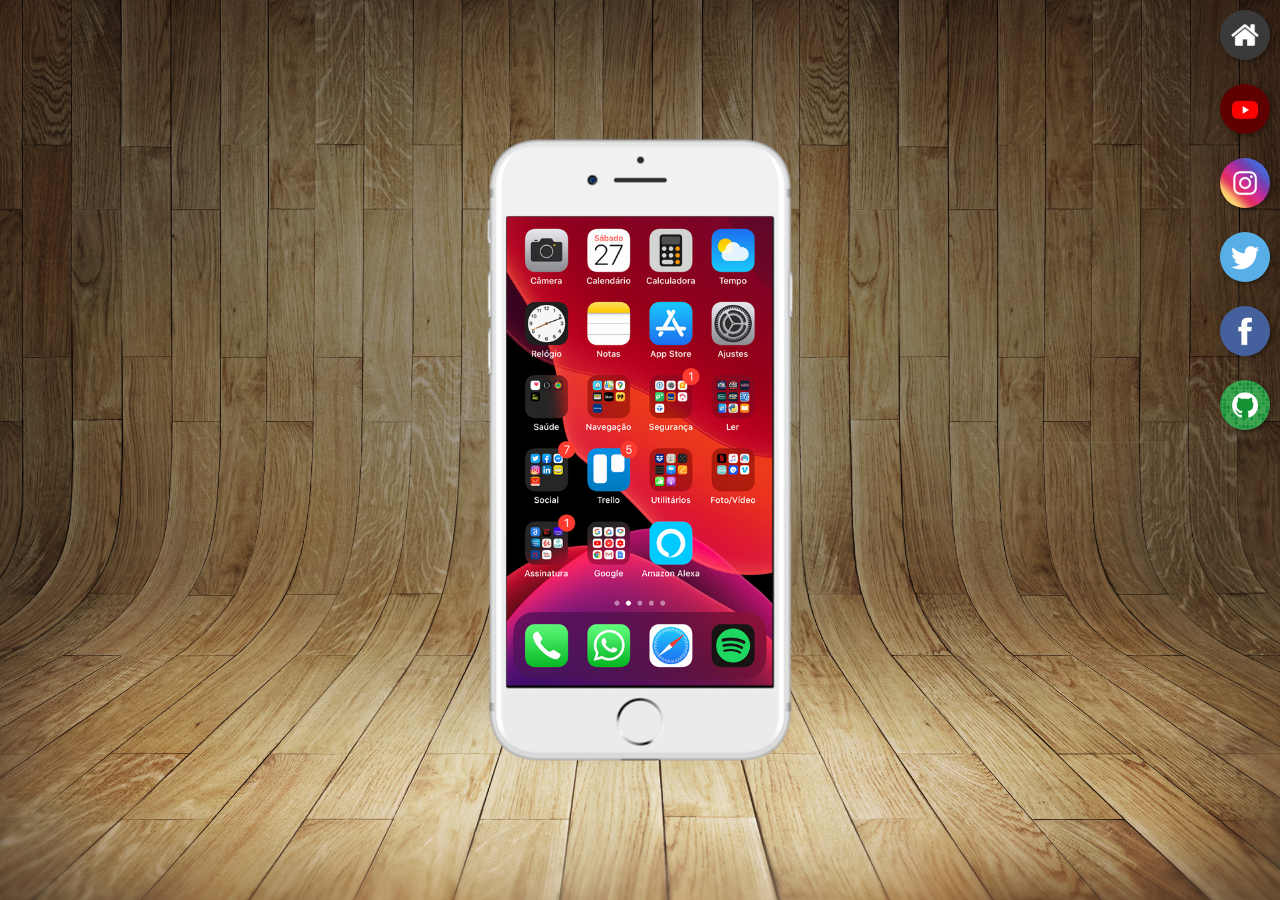
<file: index.html>
<!DOCTYPE html>
<html lang="pt-br">
<head>
    <meta charset="UTF-8">
    <meta http-equiv="X-UA-Compatible" content="IE=edge">
    <meta name="viewport" content="width=device-width, initial-scale=1.0">
    <link rel="shortcut icon" href="favicon.ico" type="image/x-icon">
    <link rel="stylesheet" href="estilos/style.css">

    <title>Projeto Redes sociais</title>
</head>
<body>
  <main>
    <section id="telefone">
        <iframe src="home.html" name="tela" id="tela" frameborder="0"></iframe>
    </section>
    <section id="redes-sociais">
        <a href="home.html" target="tela"><img src="imagens/logo-home.jpg" alt="home"> </a><br>
        <a href="youtube.html" target="tela"><img src="imagens/logo-youtube.jpg" alt="youtube"></a><br>
        <a href="#" target="tela"><img src="imagens/logo-instagram.jpg" alt="instagram"></a><br>
        <a href="#" target="tela"><img src="imagens/logo-twitter.jpg" alt="twitter"></a><br>
        <a href="#" target="tela"><img src="imagens/logo-facebook.jpg" alt="facebook"></a><br>
        <a href="github.html" target="tela"><img src="imagens/logo-github.jpg" alt="github"></a>
    </section>
  </main>
</body>
</html>
</file>
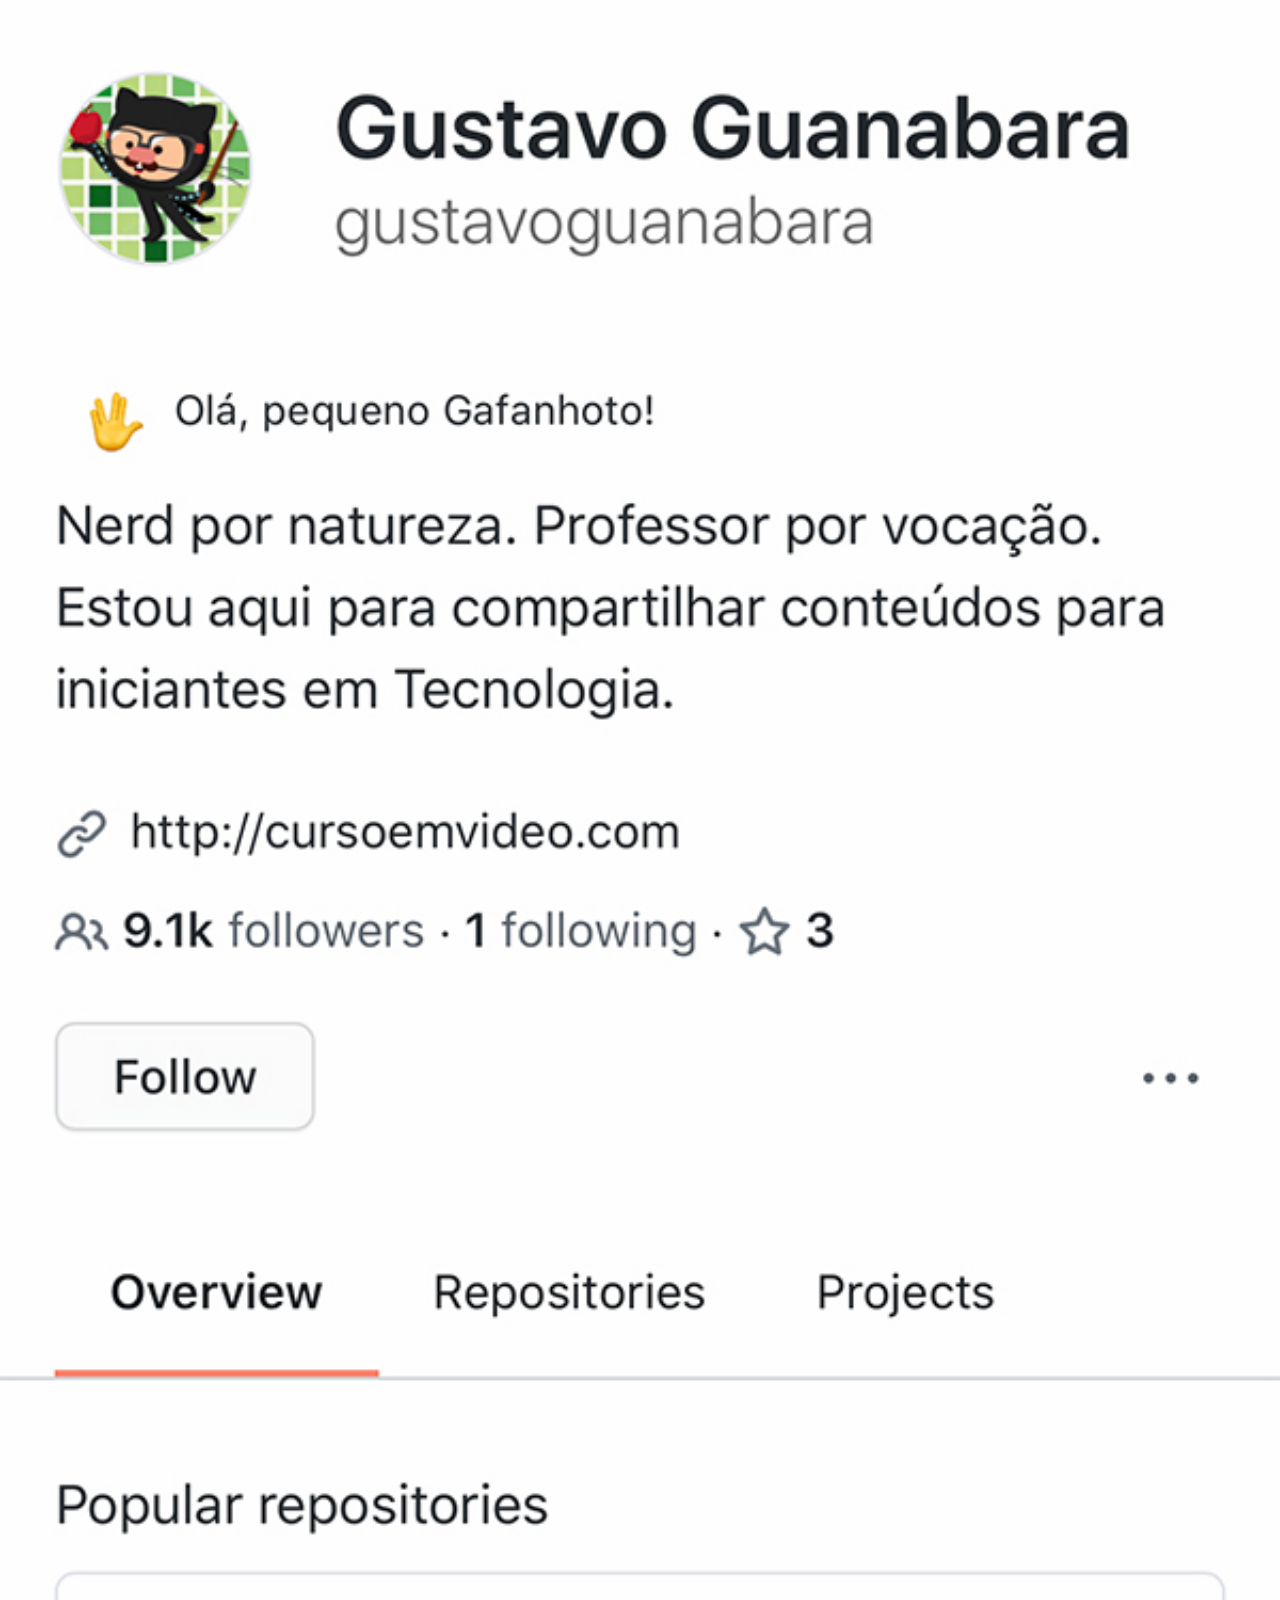
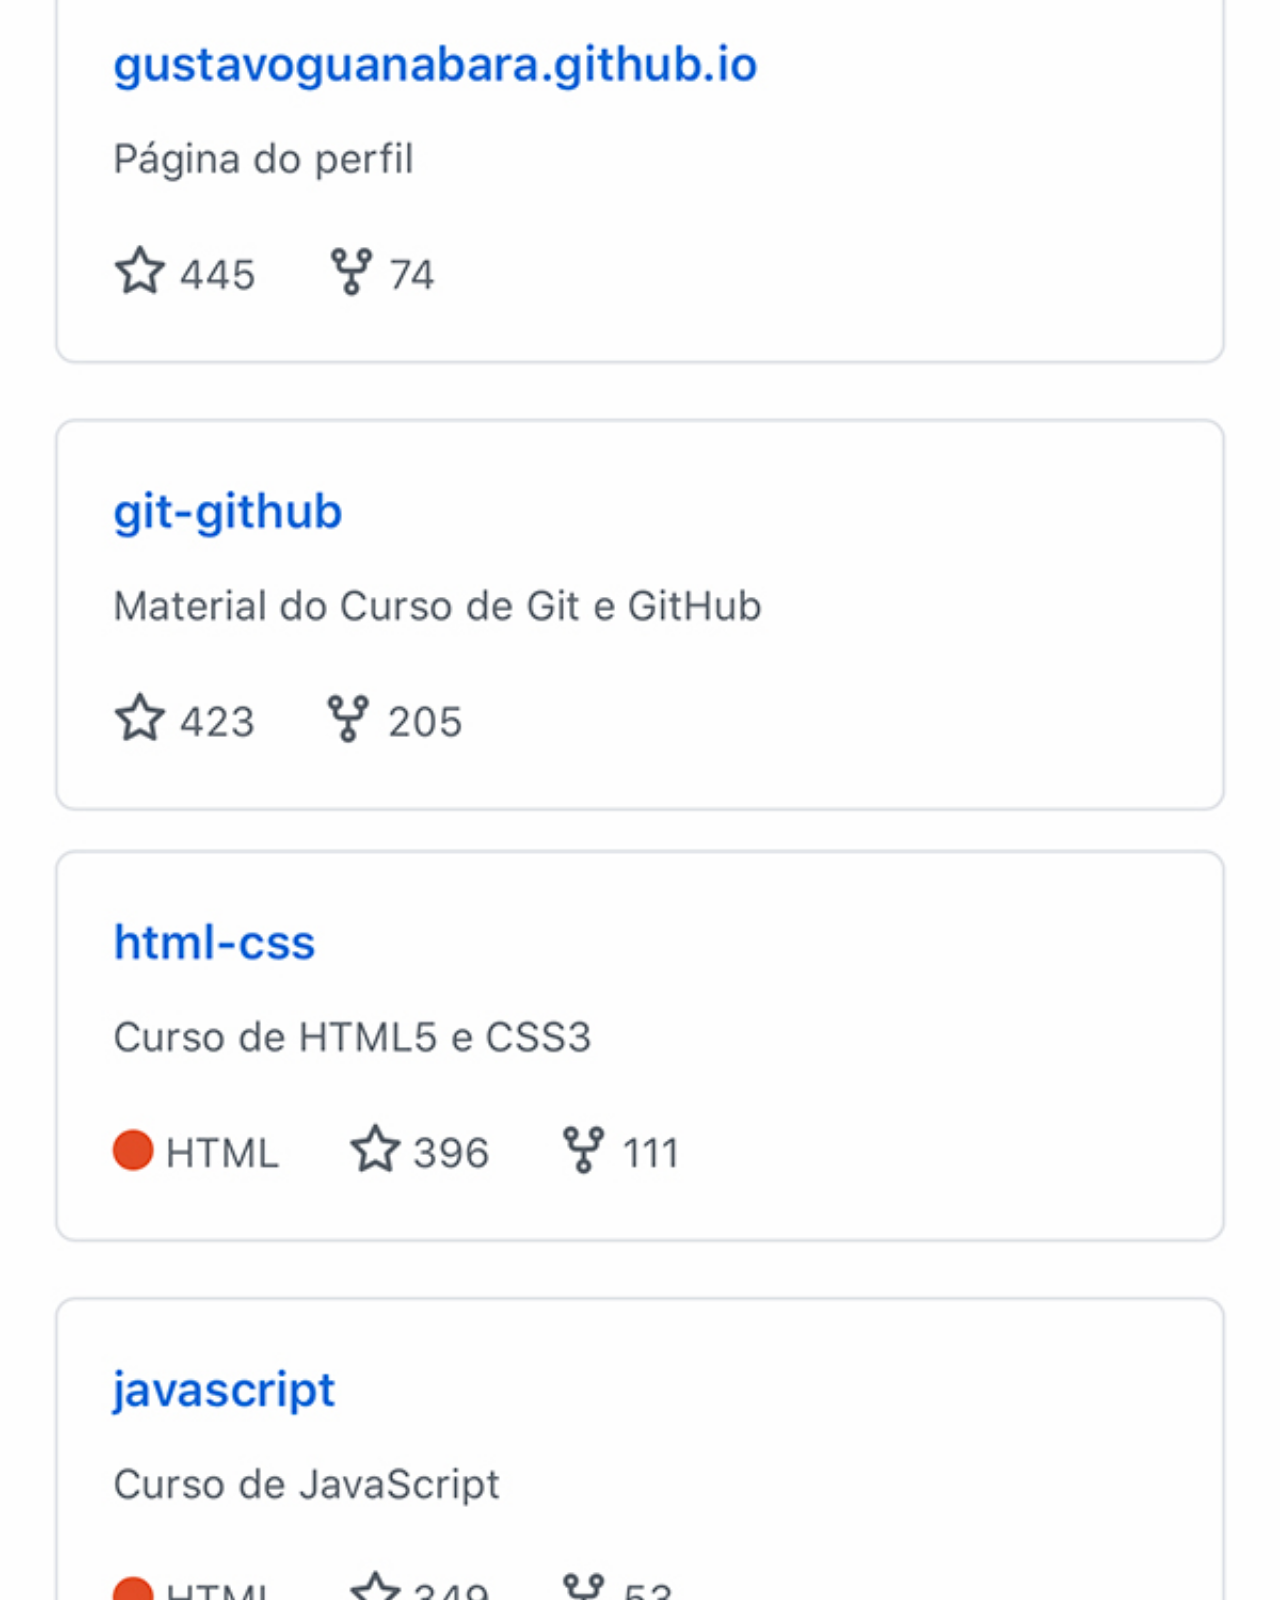
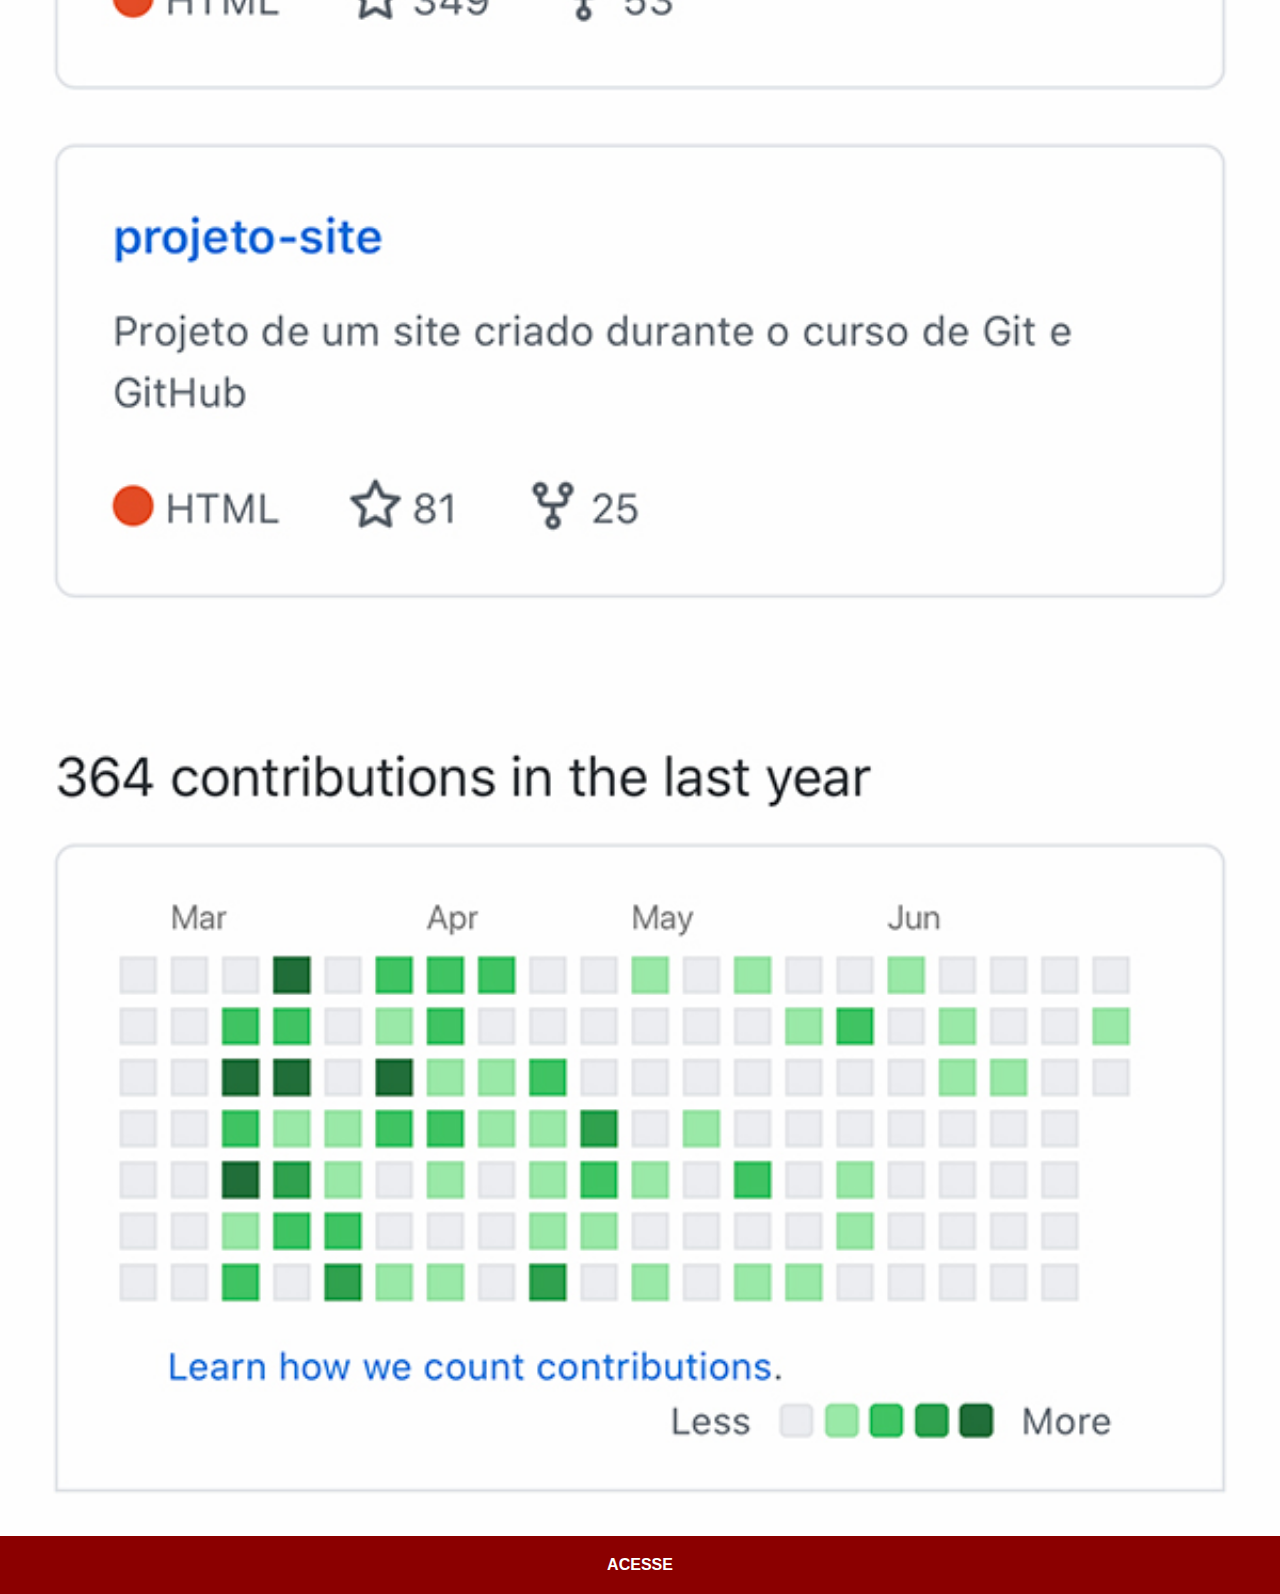
<file: github.html>
<!DOCTYPE html>
<html lang="pt-br">
<head>
    <meta charset="UTF-8">
    <meta http-equiv="X-UA-Compatible" content="IE=edge">
    <meta name="viewport" content="width=device-width, initial-scale=1.0">
    <title>Github</title>
    <link rel="stylesheet" href="estilos/social.css">
</head>
<body>
    <img src="imagens/tela-github.jpg" alt="">
    <a href="https://github.com/MAUROGMOREIRA" target="_blank">ACESSE</a>  
</body>
</html>
</file>
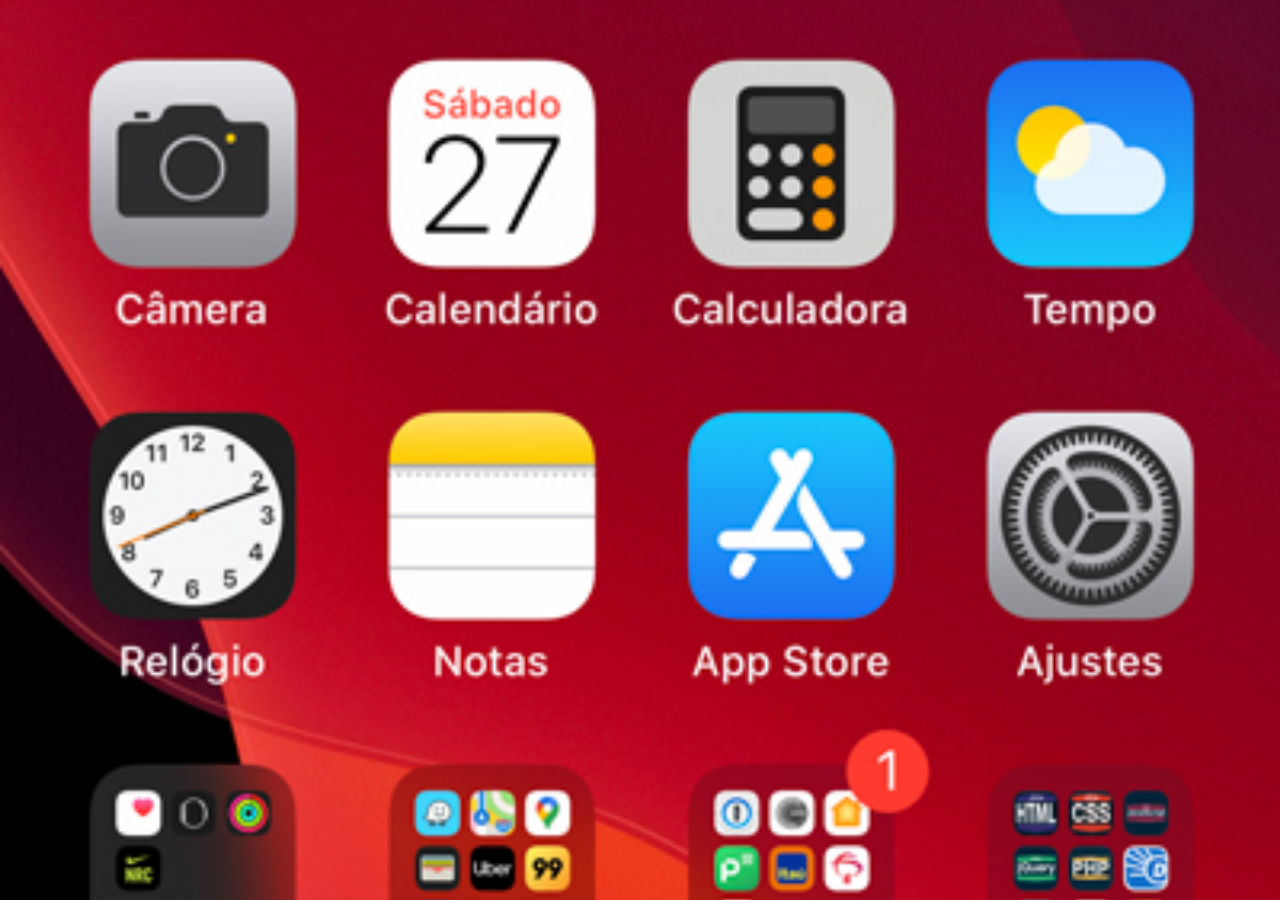
<file: home.html>
<!DOCTYPE html>
<html lang="pt-br">
<head>
    <meta charset="UTF-8">
    <meta http-equiv="X-UA-Compatible" content="IE=edge">
    <meta name="viewport" content="width=device-width, initial-scale=1.0">
    <title>home</title>
    <style>
        *{
            margin: 0px;
            padding: 0px;
        }
        body{
            width: 100vw;
            height: 10vh;
            background: black url('imagens/tela-home.jpg') no-repeat top center;
            background-size: cover;
        }
    </style>
</head>
<body>
    
</body>
</html>
</file>
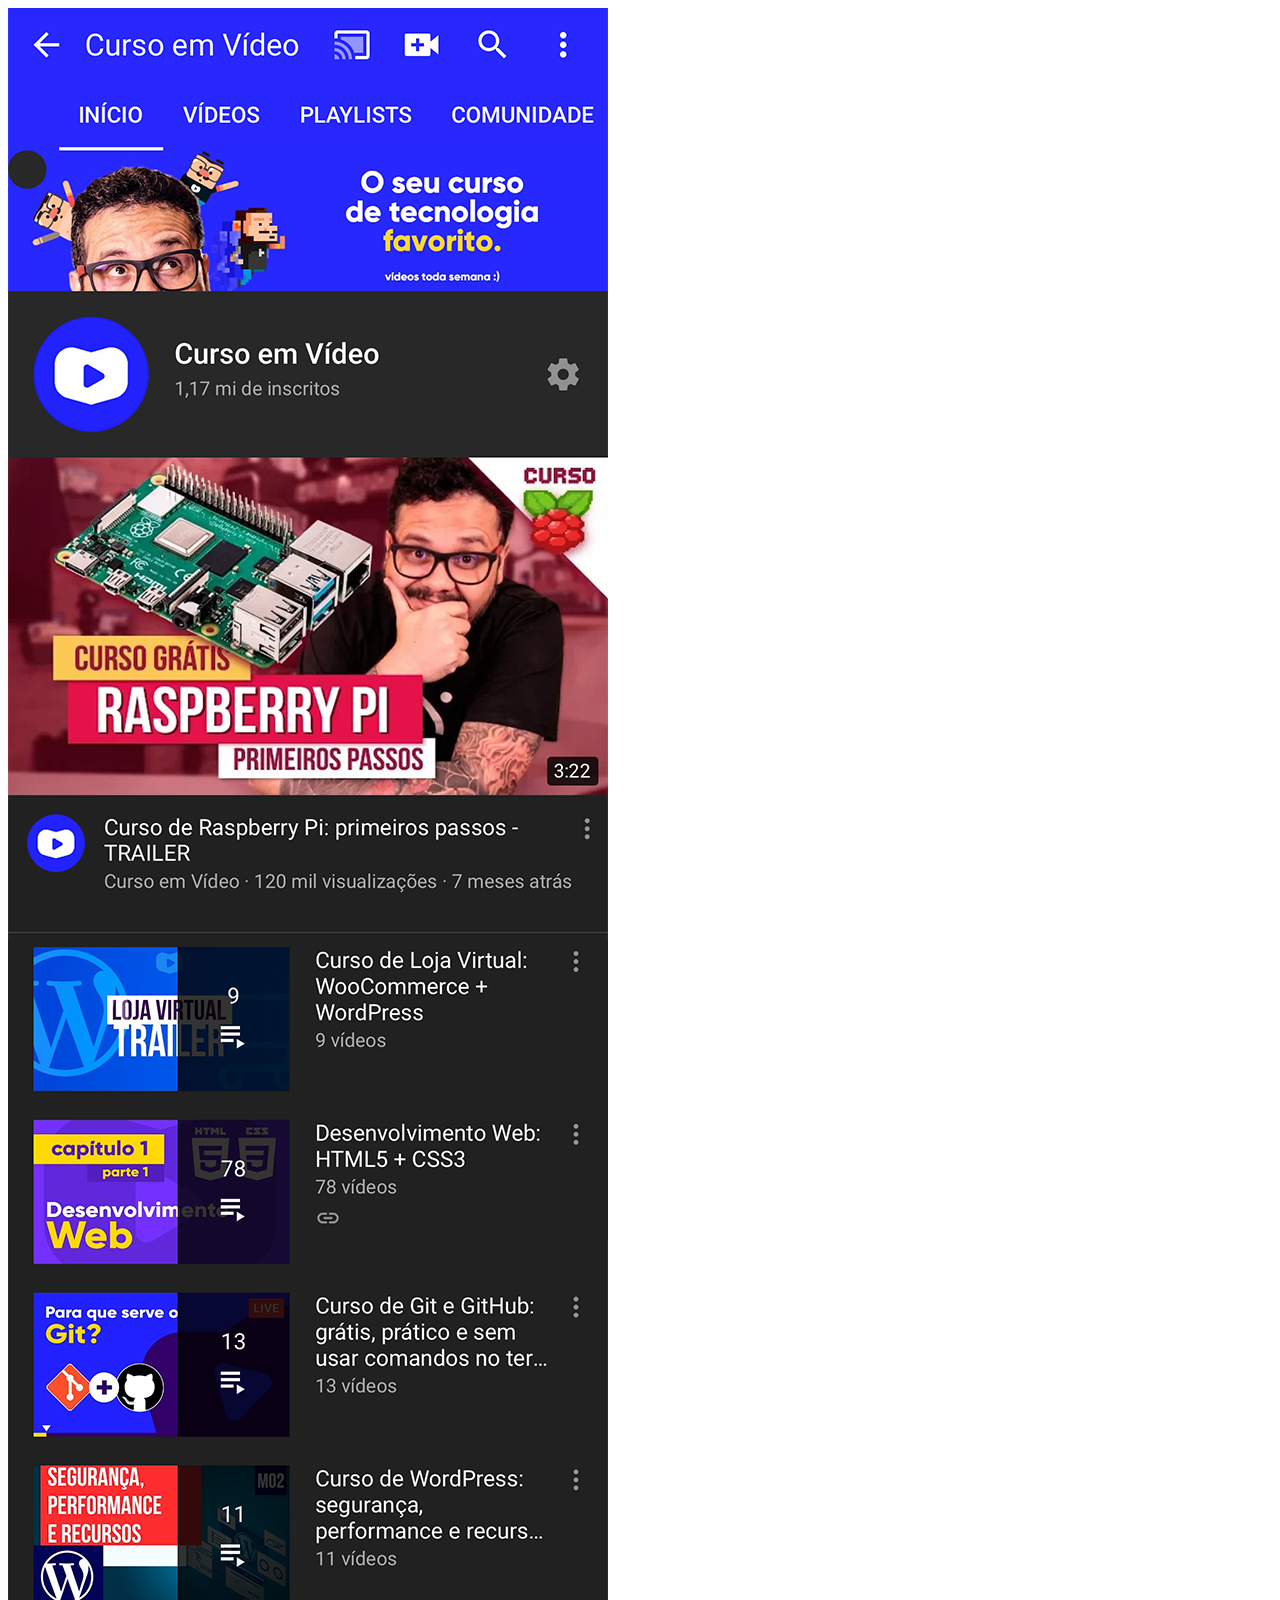
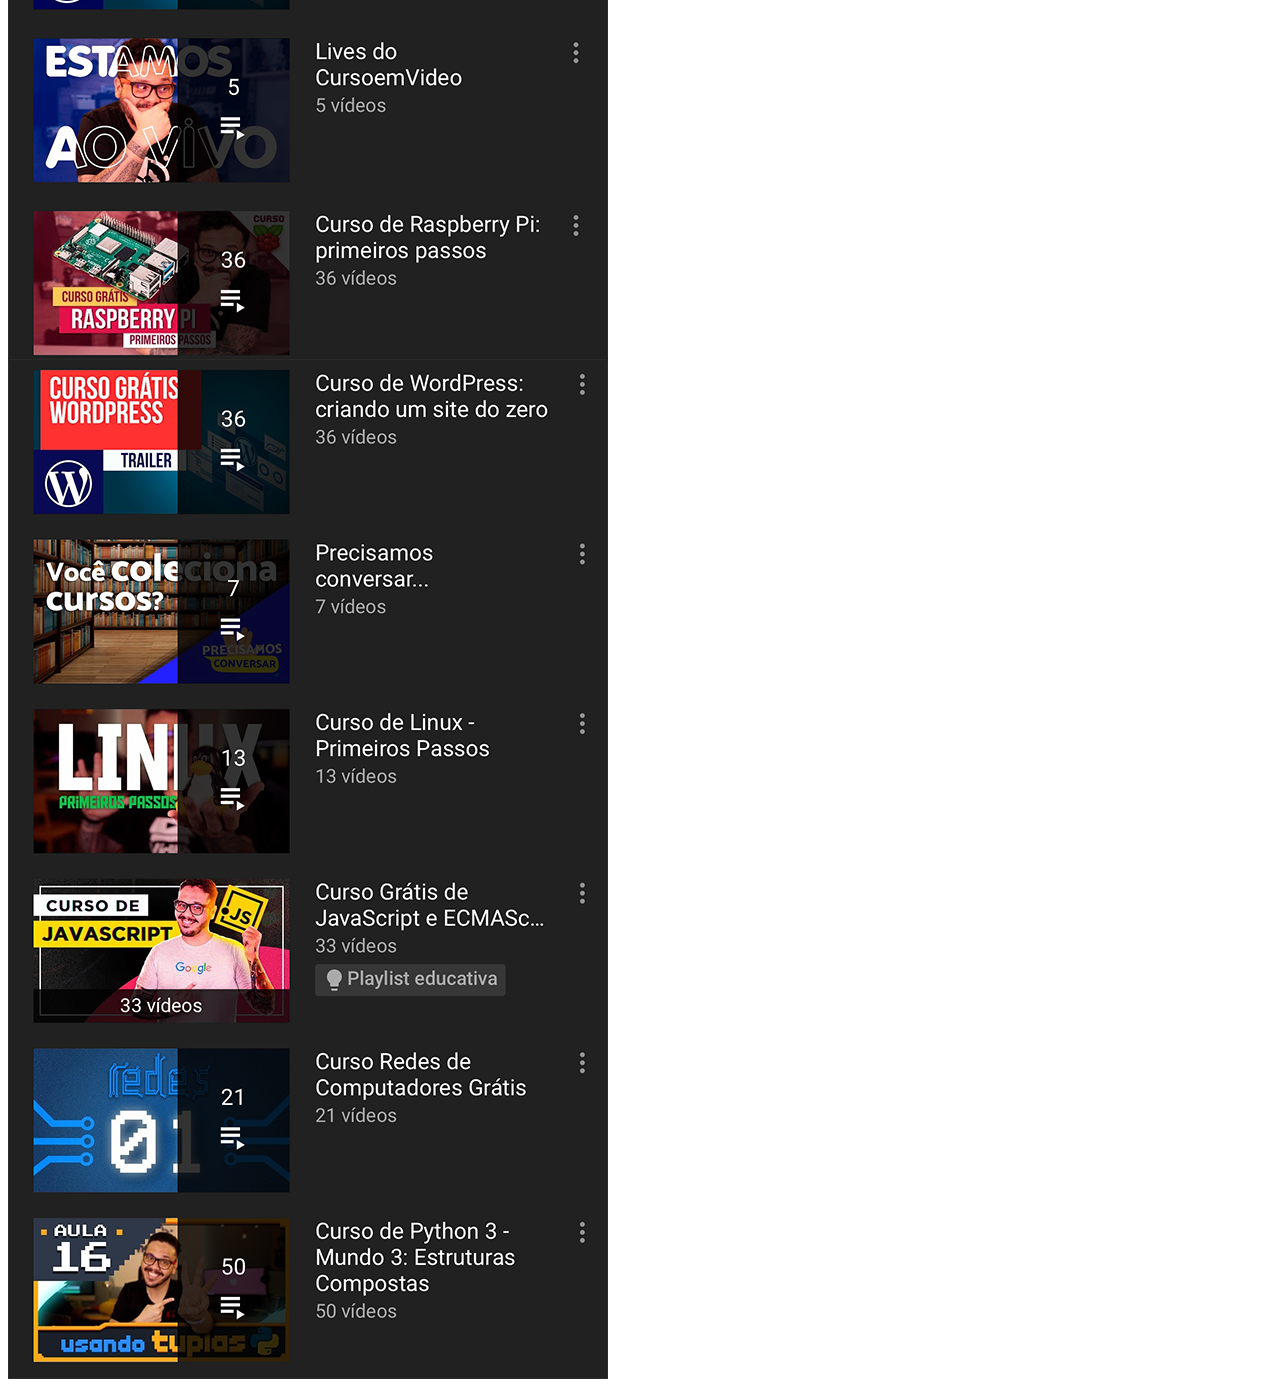
<file: youtube.html>
<!DOCTYPE html>
<html lang="pt-br">
<head>
    <meta charset="UTF-8">
    <meta http-equiv="X-UA-Compatible" content="IE=edge">
    <meta name="viewport" content="width=device-width, initial-scale=1.0">
    <title>youtube</title>
    <style>

    </style>
</head>
<body>
    <img src="imagens/tela-youtube.png" alt="">
    <a href=""


</body>
</html>
</file>
<file: estilos/style.css>
@charset "utf-8";

* {
    margin: 0px;
    padding: 0px;
    font-family: Arial, Helvetica, sans-serif;
} 
html,body{
    height: 100vh;
    width: 100vw;
    background-color: black;
}
body{
    background: url('../imagens/fundo-madeira.jpg') no-repeat top center;
    background-size: cover;
    background-attachment: fixed;
}
main{
    position: relative;
    height: 100vh;
}
section#telefone{
    position: absolute;
    top: 50%;
    left: 50%;
    transform: translate(-50%,-50%);
    height: 627px;
    width: 311px;
    background-color: blue;
    background: url('../imagens/frame-iphone.png') no-repeat;
}
iframe#tela{
    position: relative;
    top: 80px;
    left: 22px;
    width: 266px;
    height: 471px;
}
section#redes-sociais{
    text-align: right;
}
section#redes-sociais img{
    width: 50px;
    margin: 10px;
    border-radius: 50%;
    box-shadow: 2px 2px 5px rgba(0, 0, 0, 0.400);
    box-sizing: border-box;
}
section#redes-sociais img:hover{
    border: 2px solid rgba(255,255,255,0.367);
    transform: translate(-3px,-3px);
    box-shadow: 5px 5px 10px rgba(0, 0, 0, 0.623);
    transition: transform .3s, border .3s;
}
</file>
<file: estilos/social.css>
@charset "UF-8";
*{
    margin:0px;
    padding:0px;
    font-family: Arial, 
Helvetica, sans-serif;
    }
    ::-webkit-scrollbar{
         width: 0px;
         height: 0px;
    }
    img{
      width: 100vw;
    }
    a{
        display: block;
        background-color: 
darkred;
        color: white;
        padding: 20px;
        text-align: center;
        font-weight: bolder;
        text-decoration: 
none;
    }
    a:hover{
        background-color: 
red;
    }
</file>
